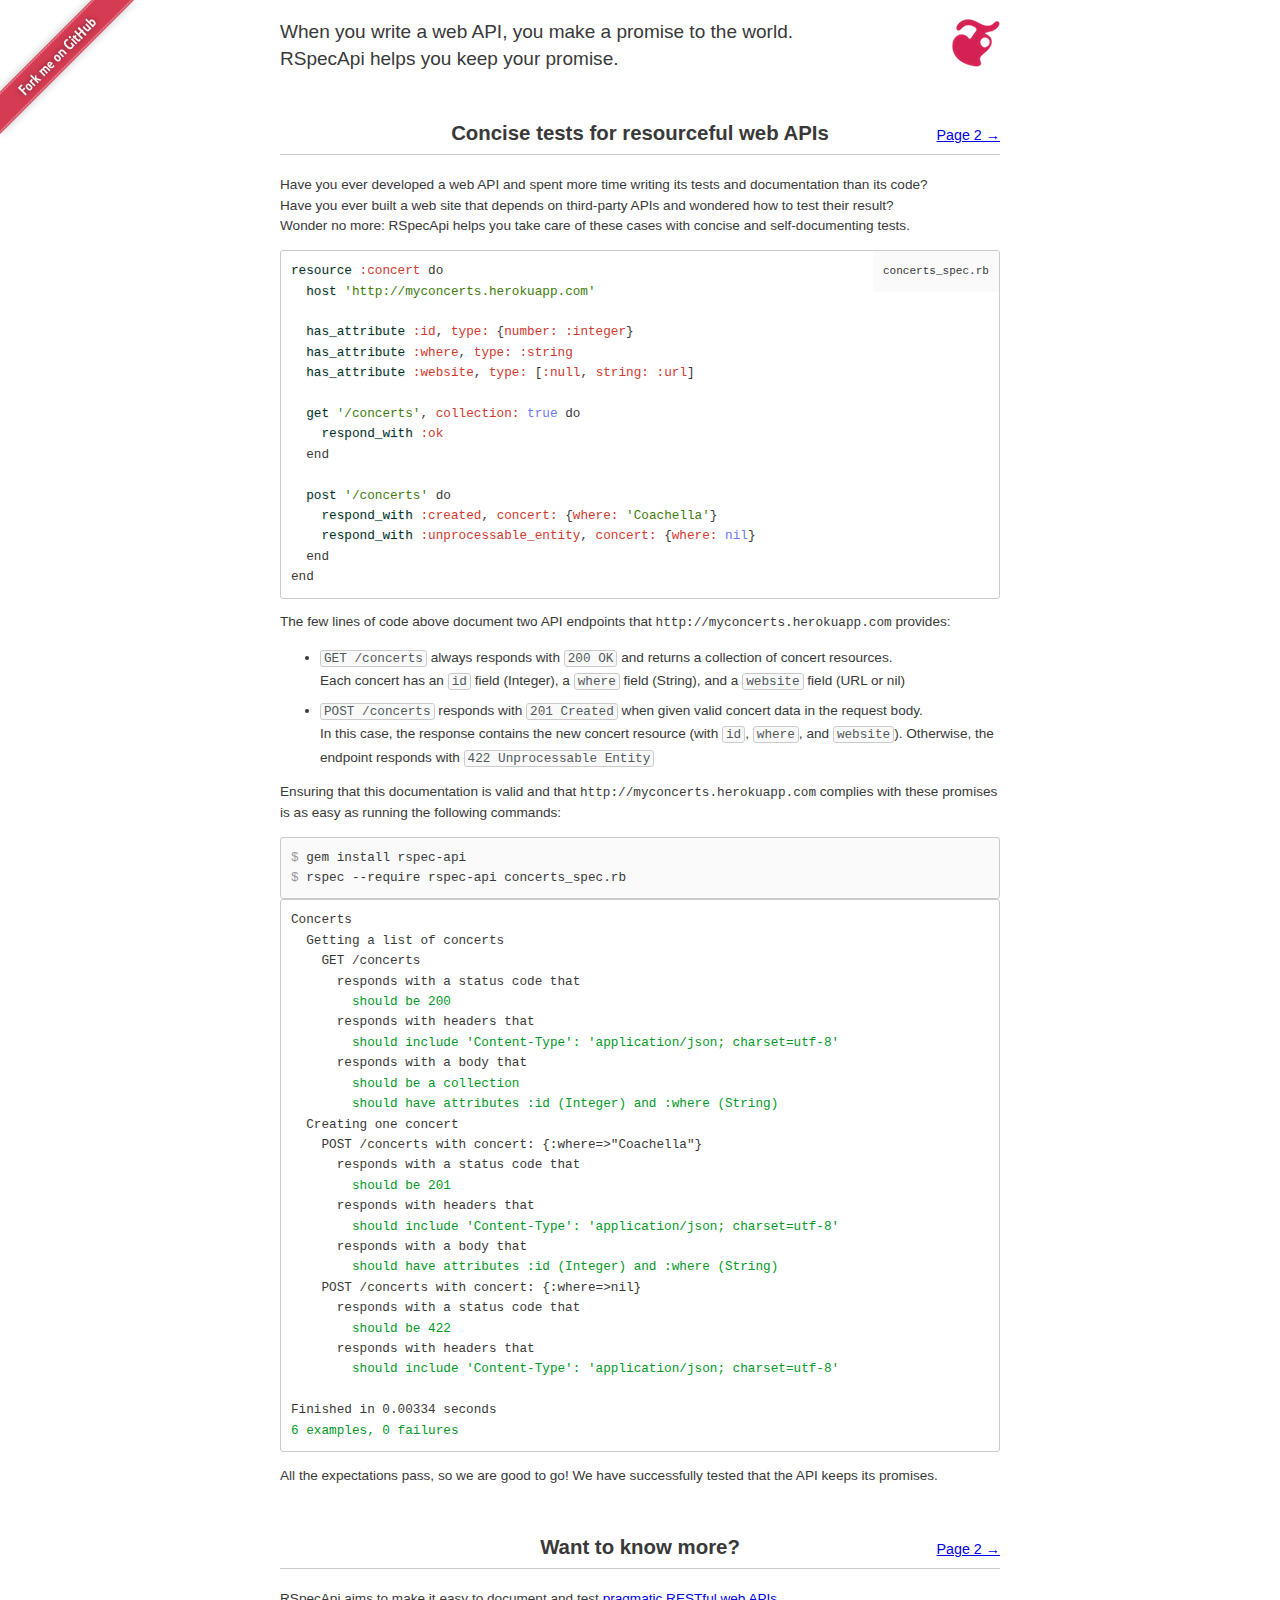
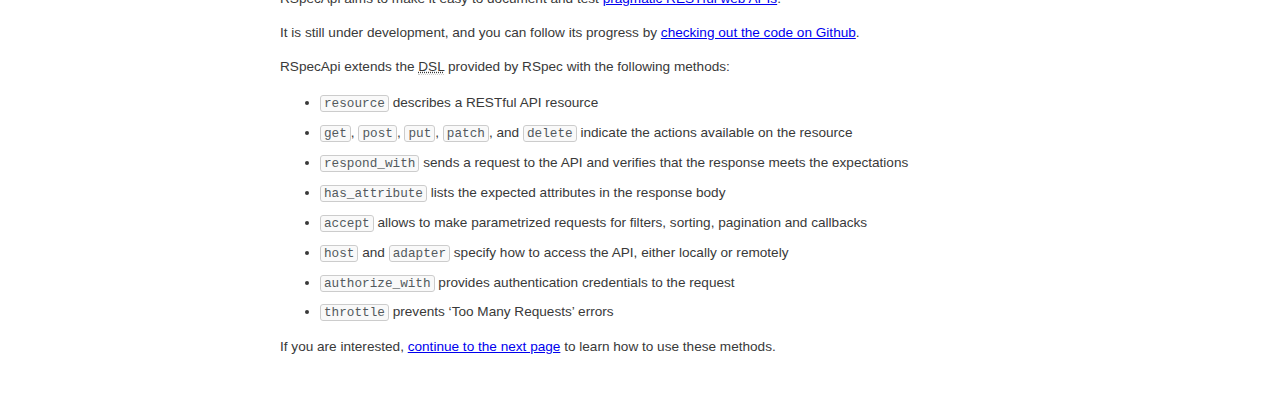
<file: index.html>
<!DOCTYPE html>
<html lang="en">
<head>
  <meta http-equiv="Content-Type" content="text/html; charset=UTF-8">
  <title>An introduction to RSpecApi</title>
  <link href="rspec-api.css" media="all" rel="stylesheet" type="text/css">
</head>
<body>
  <header>
    <img src="rspec-api-logo.png" alt="RSpecApi">
    <p>When you write a web API, you make a promise to the world.<br />
       RSpecApi helps you keep your promise.</p>
  </header>

  <article>
    <nav class="prev">
    </nav>
    <nav class="next">
      <a href="howto.html" title="How to write tests with RSpecApi">Page 2 &rarr;</a>
    </nav>
    <h1>Concise tests for resourceful web APIs</h1>
    <p>
      Have you ever developed a web API and spent more time writing its tests and documentation than its code?<br />
      Have you ever built a web site that depends on third-party APIs and wondered how to test their result?<br />
      Wonder no more: RSpecApi helps you take care of these cases with concise and self-documenting tests.
    </p>
    <pre><span class="file">concerts_spec.rb</span><code><span class="method">resource</span> <span class="symbol">:concert</span> do
  <span class="method">host</span> <span class="string">'http://myconcerts.herokuapp.com'</span>

  <span class="method">has_attribute</span> <span class="symbol">:id</span>, <span class="symbol">type:</span> {<span class="symbol">number:</span> <span class="symbol">:integer</span>}
  <span class="method">has_attribute</span> <span class="symbol">:where</span>, <span class="symbol">type:</span> <span class="symbol">:string</span>
  <span class="method">has_attribute</span> <span class="symbol">:website</span>, <span class="symbol">type:</span> [<span class="symbol">:null</span>, <span class="symbol">string:</span> <span class="symbol">:url</span>]

  <span class="method">get</span> <span class="string">'/concerts'</span>, <span class="symbol">collection:</span> <span class="constant">true</span> do
    <span class="method">respond_with</span> <span class="symbol">:ok</span>
  end

  <span class="method">post</span> <span class="string">'/concerts'</span> do
    <span class="method">respond_with</span> <span class="symbol">:created</span>, <span class="symbol">concert:</span> {<span class="symbol">where:</span> <span class="string">'Coachella'</span>}
    <span class="method">respond_with</span> <span class="symbol">:unprocessable_entity</span>, <span class="symbol">concert:</span> {<span class="symbol">where:</span> <span class="constant">nil</span>}
  end
end</code></pre>

    <p>The few lines of code above document two API endpoints that <code>http://myconcerts.herokuapp.com</code> provides:</p>

    <ul>
      <li><code>GET /concerts</code> always responds with <code>200 OK</code> and returns a collection of concert resources.<br />
        Each concert has an <code>id</code> field (Integer), a <code>where</code> field (String), and a <code>website</code> field (URL or nil)</li>
      <li><code>POST /concerts</code> responds with <code>201 Created</code> when given valid concert data in the request body.<br />
        In this case, the response contains the new concert resource (with <code>id</code>, <code>where</code>, and <code>website</code>).
        Otherwise, the endpoint responds with <code>422 Unprocessable Entity</code></li>
    </ul>

    <p>Ensuring that this documentation is valid and that <code>http://myconcerts.herokuapp.com</code> complies with these promises
      is as easy as running the following commands:</p>

    <pre class="request"><code><span class="prompt">$</span> gem install rspec-api
<span class="prompt">$</span> rspec --require rspec-api concerts_spec.rb</code></pre>

    <pre><code>Concerts
  Getting a list of concerts
    GET /concerts
      responds with a status code that
        <span class="success">should be 200</span>
      responds with headers that
        <span class="success">should include 'Content-Type': 'application/json; charset=utf-8'</span>
      responds with a body that
        <span class="success">should be a collection</span>
        <span class="success">should have attributes :id (Integer) and :where (String)</span>
  Creating one concert
    POST /concerts with concert: {:where=>"Coachella"}
      responds with a status code that
        <span class="success">should be 201</span>
      responds with headers that
        <span class="success">should include 'Content-Type': 'application/json; charset=utf-8'</span>
      responds with a body that
        <span class="success">should have attributes :id (Integer) and :where (String)</span>
    POST /concerts with concert: {:where=>nil}
      responds with a status code that
        <span class="success">should be 422</span>
      responds with headers that
        <span class="success">should include 'Content-Type': 'application/json; charset=utf-8'</span>

Finished in 0.00334 seconds
<span class="success">6 examples, 0 failures</span></code></pre>

    <p>All the expectations pass, so we are good to go! We have successfully tested that the API keeps its promises.</p>
  </article>

  <footer>
    <nav class="prev">
    </nav>
    <nav class="next">
      <a href="howto.html" title="How to write tests with RSpecApi">Page 2 &rarr;</a>
    </nav>
    <h1>Want to know more?</h1>

    <p>RSpecApi aims to make it easy to document and test <a href="http://www.vinaysahni.com/best-practices-for-a-pragmatic-restful-api">pragmatic RESTful web APIs</a>.</p>
    <p>It is still under development, and you can follow its progress by <a href="http://github.com/rspec-api/rspec-api">checking out the code on Github</a>.</p>
    <p>RSpecApi extends the <abbr title="Domain Specific Language">DSL</abbr> provided by RSpec with the following methods:</p>
    <ul>
      <li><code>resource</code> describes a RESTful API resource</li>
      <li><code>get</code>, <code>post</code>, <code>put</code>, <code>patch</code>, and <code>delete</code> indicate the actions available on the resource</li>
      <li><code>respond_with</code> sends a request to the API and verifies that the response meets the expectations</li>
      <li><code>has_attribute</code> lists the expected attributes in the response body</li>
      <li><code>accept</code> allows to make parametrized requests for filters, sorting, pagination and callbacks</li>
      <li><code>host</code> and <code>adapter</code> specify how to access the API, either locally or remotely</li>
      <li><code>authorize_with</code> provides authentication credentials to the request</li>
      <li><code>throttle</code> prevents &lsquo;Too Many Requests&rsquo; errors</li>
    </ul>
    <p>If you are interested, <a href="howto.html" title="How to write tests with RSpecApi">continue to the next page</a> to learn how to use these methods.</p>
    <iframe src="http://ghbtns.com/github-btn.html?user=rspec-api&amp;repo=rspec-api&amp;type=watch" width="62" height="20"></iframe>
    <iframe src="http://ghbtns.com/github-btn.html?user=rspec-api&amp;repo=rspec-api&amp;type=fork" width="62" height="20"></iframe>
    <iframe src="http://ghbtns.com/github-btn.html?user=claudiob&amp;type=follow" width="132" height="20"></iframe>
  </footer>
  <a href="https://github.com/rspec-api/rspec-api">
    <img class="ribbon" src="github-ribbon.png" alt="Fork RSpecApi on GitHub">
  </a>
</body>
</html>
</file>
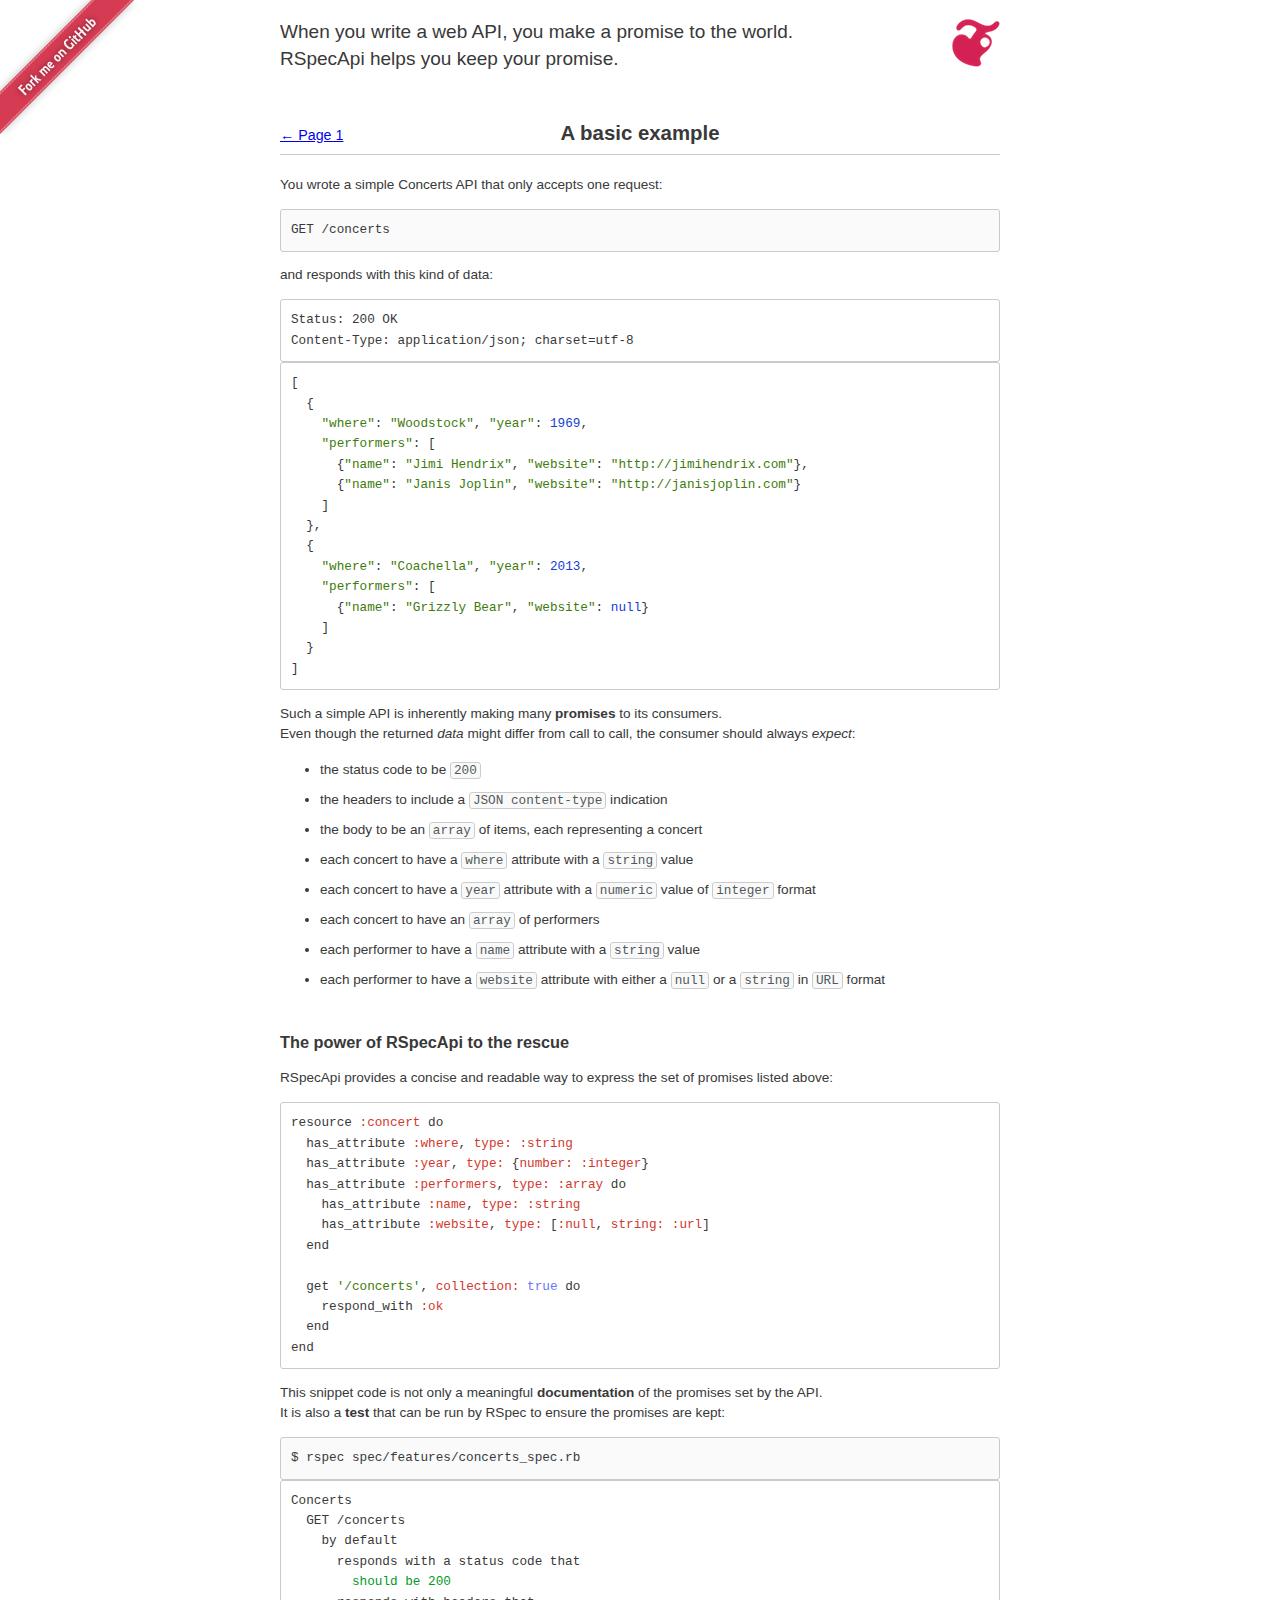
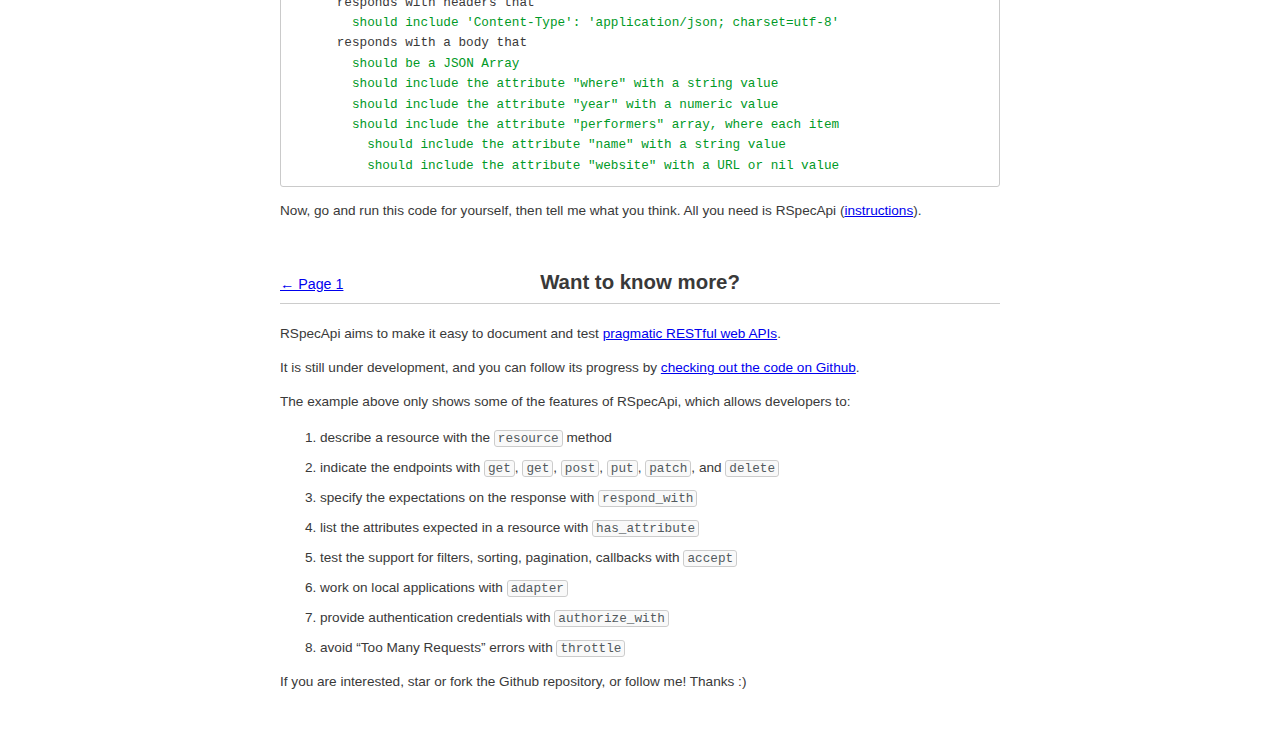
<file: basic.html>
<!DOCTYPE html>
<html lang="en">
<head>
  <meta http-equiv="Content-Type" content="text/html; charset=UTF-8">
  <title>An introduction to RSpecApi</title>
  <link href="rspec-api.css" media="all" rel="stylesheet" type="text/css">
</head>
<body>
  <header>
    <img src="rspec-api-logo.png" alt="RSpecApi">
    <p>When you write a web API, you make a promise to the world.<br />
       RSpecApi helps you keep your promise.</p>
  </header>

  <article>
    <nav class="prev">
      <a href="index.html" title="1. Concise tests for resourceful web APIs">&larr; Page 1</a>
    </nav>
    <nav class="next">
    </nav>
    <h1>A basic example</h1>
    <p>You wrote a simple Concerts API that only accepts one request:</p>

    <pre class="request"><code>GET /concerts</code></pre>

    <p>and responds with this kind of data:</p>

    <pre><code>Status: 200 OK
Content-Type: application/json; charset=utf-8
</code></pre>

    <pre><code>[
  {
    <span class="string">"where"</span>: <span class="string">"Woodstock"</span>, <span class="string">"year"</span>: <span class="number">1969</span>,
    <span class="string">"performers"</span>: [
      {<span class="string">"name"</span>: <span class="string">"Jimi Hendrix"</span>, <span class="string">"website"</span>: <span class="string">"http://jimihendrix.com"</span>},
      {<span class="string">"name"</span>: <span class="string">"Janis Joplin"</span>, <span class="string">"website"</span>: <span class="string">"http://janisjoplin.com"</span>}
    ]
  },
  {
    <span class="string">"where"</span>: <span class="string">"Coachella"</span>, <span class="string">"year"</span>: <span class="number">2013</span>,
    <span class="string">"performers"</span>: [
      {<span class="string">"name"</span>: <span class="string">"Grizzly Bear"</span>, <span class="string">"website"</span>: <span class="number">null</span>}
    ]
  }
]</code></pre>

    <p>Such a simple API is inherently making many <strong>promises</strong> to its consumers.<br />
       Even though the returned <em>data</em> might differ from call to call, the consumer should always <em>expect</em>:</p>

    <ul>
      <li>the status code to be <code>200</code></li>
      <li>the headers to include a <code>JSON content-type</code> indication</li>
      <li>the body to be an <code>array</code> of items, each representing a concert</li>
      <li>each concert to have a <code>where</code> attribute with a <code>string</code> value</li>
      <li>each concert to have a <code>year</code> attribute with a <code>numeric</code> value of <code>integer</code> format</li>
      <li>each concert to have an <code>array</code> of performers</li>
      <li>each performer to have a <code>name</code> attribute with a <code>string</code> value</li>
      <li>each performer to have a <code>website</code> attribute with either a <code>null</code> or a <code>string</code> in <code>URL</code> format</li>
    </ul>

    <h2>The power of RSpecApi to the rescue</h2>

    <p>RSpecApi provides a concise and readable way to express the set of promises listed above:</p>

    <pre><code>resource <span class="symbol">:concert</span> do
  has_attribute <span class="symbol">:where</span>, <span class="symbol">type:</span> <span class="symbol">:string</span>
  has_attribute <span class="symbol">:year</span>, <span class="symbol">type:</span> {<span class="symbol">number:</span> <span class="symbol">:integer</span>}
  has_attribute <span class="symbol">:performers</span>, <span class="symbol">type:</span> <span class="symbol">:array</span> do
    has_attribute <span class="symbol">:name</span>, <span class="symbol">type:</span> <span class="symbol">:string</span>
    has_attribute <span class="symbol">:website</span>, <span class="symbol">type:</span> [<span class="symbol">:null</span>, <span class="symbol">string:</span> <span class="symbol">:url</span>]
  end

  get <span class="string">'/concerts'</span>, <span class="symbol">collection:</span> <span class="constant">true</span> do
    respond_with <span class="symbol">:ok</span>
  end
end</code></pre>

    <p>This snippet code is not only a meaningful <strong>documentation</strong> of the promises set by the API.<br />
       It is also a <strong>test</strong> that can be run by RSpec to ensure the promises are kept:</p>

    <pre class="request"><code>$ rspec spec/features/concerts_spec.rb</code></pre>

    <pre><code>Concerts
  GET /concerts
    by default
      responds with a status code that
        <span class="success">should be 200</span>
      responds with headers that
        <span class="success">should include 'Content-Type': 'application/json; charset=utf-8'</span>
      responds with a body that
        <span class="success">should be a JSON Array</span>
        <span class="success">should include the attribute "where" with a string value</span>
        <span class="success">should include the attribute "year" with a numeric value</span>
        <span class="success">should include the attribute "performers" array, where each item</span>
          <span class="success">should include the attribute "name" with a string value</span>
          <span class="success">should include the attribute "website" with a URL or nil value</span></code></pre>

        <p>Now, go and run this code for yourself, then tell me what you think.
           All you need is RSpecApi (<a href="https://github.com/rspec-api/rspec-api#a-basic-example">instructions</a>).</p>
  </article>

  <footer>
    <nav class="prev">
      <a href="index.html" title="1. Concise tests for resourceful web APIs">&larr; Page 1</a>
    </nav>
    <nav class="next">
    </nav>
    <h1>Want to know more?</h1>

    <p>RSpecApi aims to make it easy to document and test <a href="http://www.vinaysahni.com/best-practices-for-a-pragmatic-restful-api">pragmatic RESTful web APIs</a>.</p>
    <p>It is still under development, and you can follow its progress by <a href="http://github.com/rspec-api/rspec-api">checking out the code on Github</a>.</p>
    <p>The example above only shows some of the features of RSpecApi, which allows developers to:</p>

    <ol>
      <!--li>Concise tests for resourceful web APIs</li-->
      <li>describe a resource with the <code>resource</code> method</li>
      <li>indicate the endpoints with <code>get</code>, <code>get</code>, <code>post</code>, <code>put</code>, <code>patch</code>, and <code>delete</code></li>
      <li>specify the expectations on the response with <code>respond_with</code></li>
      <li>list the attributes expected in a resource with <code>has_attribute</code></li>
      <li>test the support for filters, sorting, pagination, callbacks with <code>accept</code></li>
      <li>work on local applications with <code>adapter</code></li>
      <li>provide authentication credentials with <code>authorize_with</code></li>
      <li>avoid &ldquo;Too Many Requests&rdquo; errors with <code>throttle</code></li>
    </ol>

    <p>If you are interested, star or fork the Github repository, or follow me! Thanks :)</p>
    <iframe src="http://ghbtns.com/github-btn.html?user=rspec-api&amp;repo=rspec-api&amp;type=watch" width="62" height="20"></iframe>
    <iframe src="http://ghbtns.com/github-btn.html?user=rspec-api&amp;repo=rspec-api&amp;type=fork" width="62" height="20"></iframe>
    <iframe src="http://ghbtns.com/github-btn.html?user=claudiob&amp;type=follow" width="132" height="20"></iframe>
  </footer>
  <a href="https://github.com/rspec-api/rspec-api">
    <img class="ribbon" src="github-ribbon.png" alt="Fork RSpecApi on GitHub">
  </a>
</body>
</html>
</file>
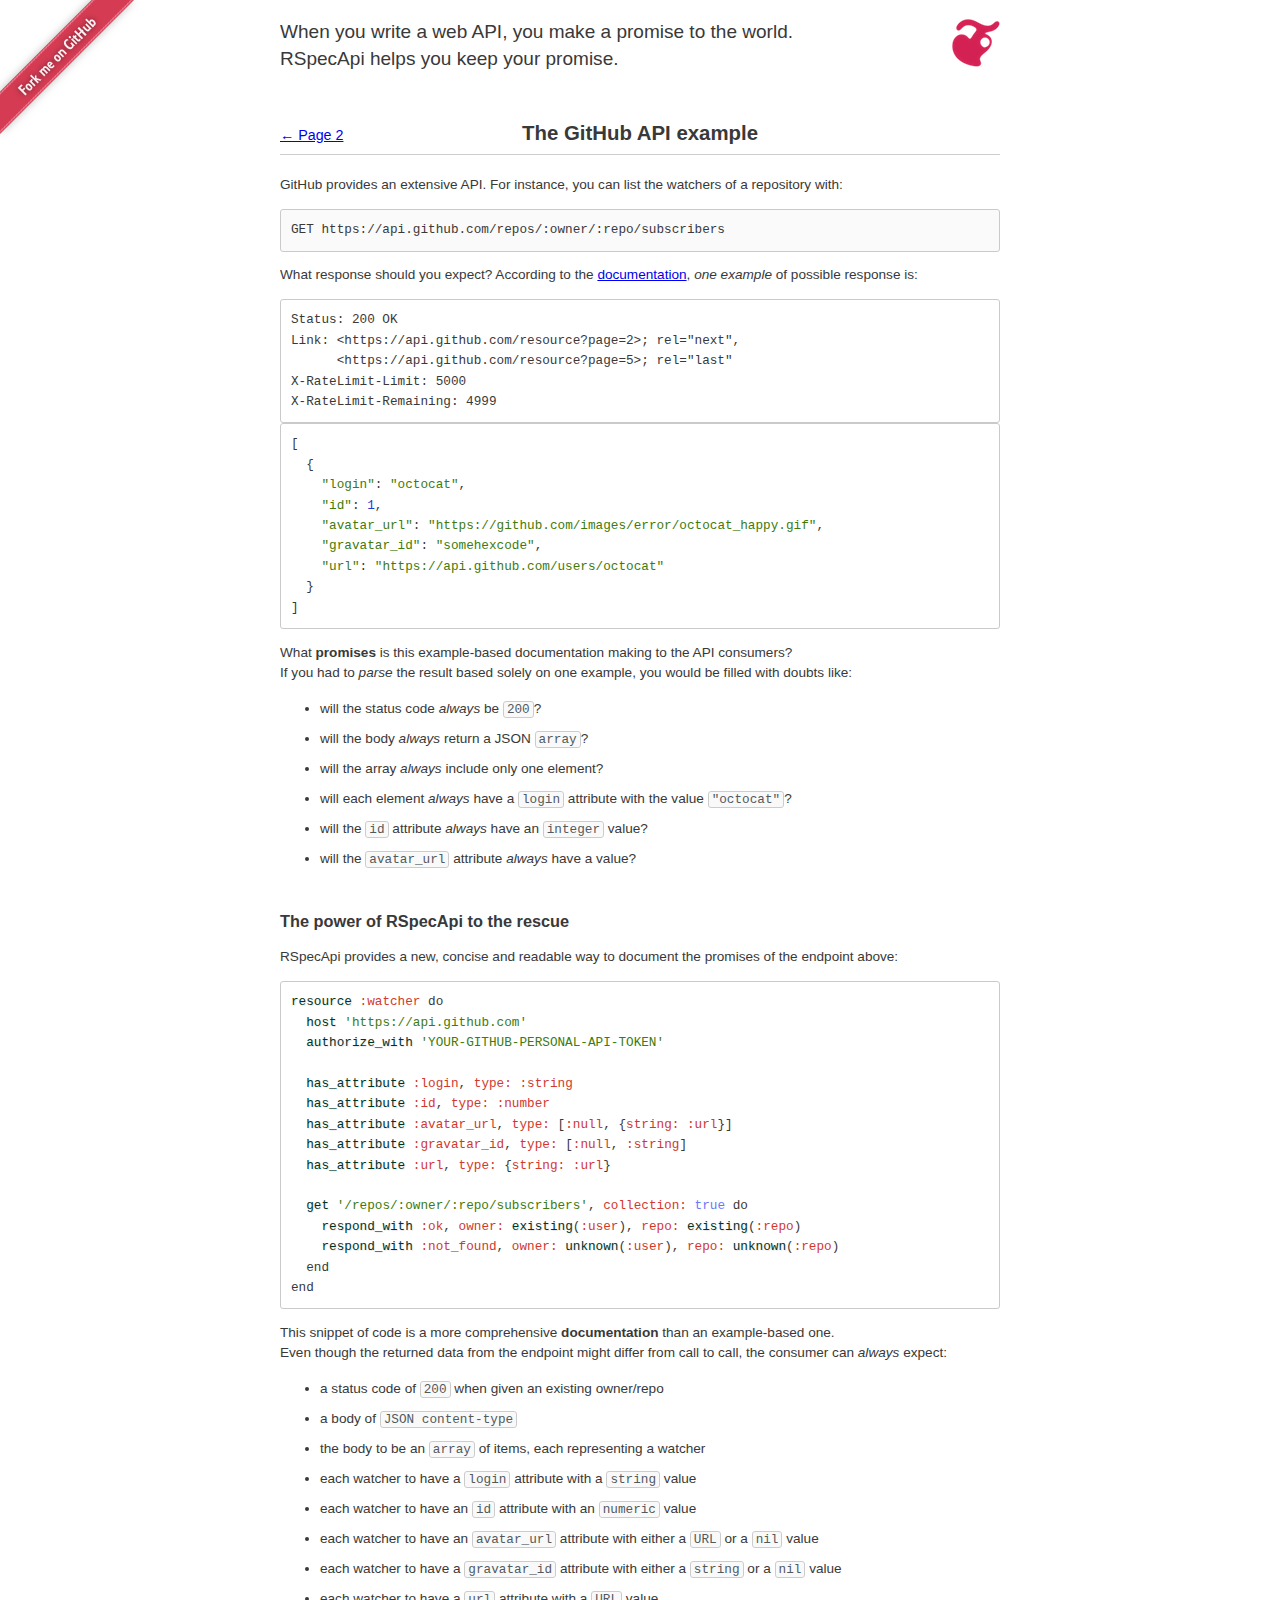
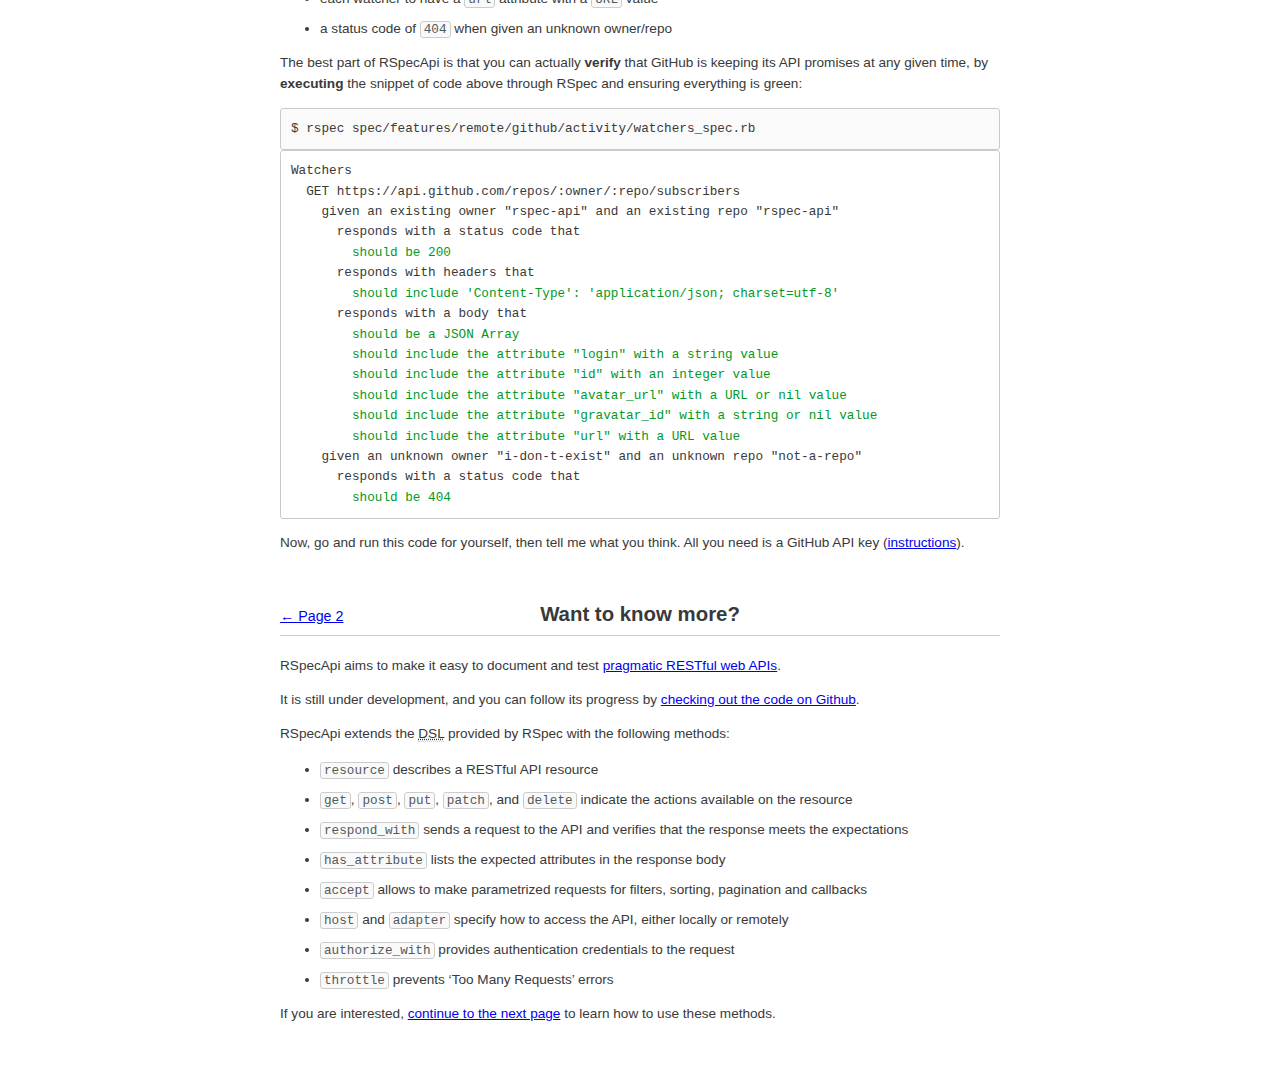
<file: github.html>
<!DOCTYPE html>
<html lang="en">
<head>
  <meta http-equiv="Content-Type" content="text/html; charset=UTF-8">
  <title>An introduction to RSpecApi</title>
  <link href="rspec-api.css" media="all" rel="stylesheet" type="text/css">
</head>
<body>
  <header>
    <img src="rspec-api-logo.png" alt="RSpecApi">
    <p>When you write a web API, you make a promise to the world.<br />
       RSpecApi helps you keep your promise.</p>
  </header>

  <article>
    <nav class="prev">
      <a href="howto.html" title="How to write tests with RSpecApi">&larr; Page 2</a>
    </nav>
    <nav class="next">
    </nav>
    <h1>The GitHub API example</h1>
    <p>GitHub provides an extensive API. For instance, you can list the watchers of a repository with:</p>

    <pre class="request"><code>GET https://api.github.com/repos/:owner/:repo/subscribers</code></pre>

    <p>What response should you expect?
       According to the <a href="http://developer.github.com/v3/activity/watching/#list-watchers">documentation</a>,
       <em>one example</em> of possible response is:</p>

    <pre><code>Status: 200 OK
Link: &lt;https://api.github.com/resource?page=2&gt;; rel="next",
      &lt;https://api.github.com/resource?page=5&gt;; rel="last"
X-RateLimit-Limit: 5000
X-RateLimit-Remaining: 4999
</code></pre>

    <pre><code>[
  {
    <span class="string">"login"</span>: <span class="string">"octocat"</span>,
    <span class="string">"id"</span>: <span class="number">1</span>,
    <span class="string">"avatar_url"</span>: <span class="string">"https://github.com/images/error/octocat_happy.gif"</span>,
    <span class="string">"gravatar_id"</span>: <span class="string">"somehexcode"</span>,
    <span class="string">"url"</span>: <span class="string">"https://api.github.com/users/octocat"</span>
  }
]</code></pre>

    <p>What <strong>promises</strong> is this example-based documentation making to the API consumers?<br />
       If you had to <em>parse</em> the result based solely on one example, you would be filled with doubts like:</p>

    <ul>
      <li>will the status code <em>always</em> be <code>200</code>?</li>
      <li>will the body <em>always</em> return a JSON <code>array</code>?</li>
      <li>will the array <em>always</em> include only one element?</li>
      <li>will each element <em>always</em> have a <code>login</code> attribute with the value <code>"octocat"</code>?</li>
      <li>will the <code>id</code> attribute <em>always</em> have an <code>integer</code> value?</li>
      <li>will the <code>avatar_url</code> attribute <em>always</em> have a value?</li>
    </ul>

    <h2>The power of RSpecApi to the rescue</h2>

    <p>RSpecApi provides a new, concise and readable way to document the promises of the endpoint above:</p>

    <pre><code><span class="method">resource</span> <span class="symbol">:watcher</span> do
  <span class="method">host</span> <span class="string">'https://api.github.com'</span>
  <span class="method">authorize_with</span> <span class="string">'YOUR-GITHUB-PERSONAL-API-TOKEN'</span>

  <span class="method">has_attribute</span> <span class="symbol">:login</span>, <span class="symbol">type:</span> <span class="symbol">:string</span>
  <span class="method">has_attribute</span> <span class="symbol">:id</span>, <span class="symbol">type:</span> <span class="symbol">:number</span>
  <span class="method">has_attribute</span> <span class="symbol">:avatar_url</span>, <span class="symbol">type:</span> [<span class="symbol">:null</span>, {<span class="symbol">string:</span> <span class="symbol">:url</span>}]
  <span class="method">has_attribute</span> <span class="symbol">:gravatar_id</span>, <span class="symbol">type:</span> [<span class="symbol">:null</span>, <span class="symbol">:string</span>]
  <span class="method">has_attribute</span> <span class="symbol">:url</span>, <span class="symbol">type:</span> {<span class="symbol">string:</span> <span class="symbol">:url</span>}

  <span class="method">get</span> <span class="string">'/repos/:owner/:repo/subscribers'</span>, <span class="symbol">collection:</span> <span class="constant">true</span> do
    <span class="method">respond_with</span> <span class="symbol">:ok</span>, <span class="symbol">owner:</span> <span class="method">existing</span>(<span class="symbol">:user</span>), <span class="symbol">repo:</span> <span class="method">existing</span>(<span class="symbol">:repo</span>)
    <span class="method">respond_with</span> <span class="symbol">:not_found</span>, <span class="symbol">owner:</span> <span class="method">unknown</span>(<span class="symbol">:user</span>), <span class="symbol">repo:</span> <span class="method">unknown</span>(<span class="symbol">:repo</span>)
  end
end</code></pre>

    <p>This snippet of code is a more comprehensive <strong>documentation</strong> than an example-based one.<br />
       Even though the returned data from the endpoint might differ from call to call, the consumer can <em>always</em> expect:</p>

     <ul>
       <li>a status code of <code>200</code> when given an existing owner/repo</li>
       <li>a body of <code>JSON content-type</code></li>
       <li>the body to be an <code>array</code> of items, each representing a watcher</li>
       <li>each watcher to have a <code>login</code> attribute with a <code>string</code> value</li>
       <li>each watcher to have an <code>id</code> attribute with an <code>numeric</code> value</li>
       <li>each watcher to have an <code>avatar_url</code> attribute with either a <code>URL</code> or a <code>nil</code> value</li>
       <li>each watcher to have a <code>gravatar_id</code> attribute with either a <code>string</code> or a <code>nil</code> value</li>
       <li>each watcher to have a <code>url</code> attribute with a <code>URL</code> value</li>
       <li>a status code of <code>404</code> when given an unknown owner/repo</li>
     </ul>

     <p>The best part of RSpecApi is that you can actually <strong>verify</strong> that GitHub is keeping its API promises
        at any given time, by <strong>executing</strong> the snippet of code above through RSpec and ensuring everything is green:</p>

    <pre class="request"><code>$ rspec spec/features/remote/github/activity/watchers_spec.rb</code></pre>

    <pre><code>Watchers
  GET https://api.github.com/repos/:owner/:repo/subscribers
    given an existing owner "rspec-api" and an existing repo "rspec-api"
      responds with a status code that
        <span class="success">should be 200</span>
      responds with headers that
        <span class="success">should include 'Content-Type': 'application/json; charset=utf-8'</span>
      responds with a body that
        <span class="success">should be a JSON Array</span>
        <span class="success">should include the attribute "login" with a string value</span>
        <span class="success">should include the attribute "id" with an integer value</span>
        <span class="success">should include the attribute "avatar_url" with a URL or nil value</span>
        <span class="success">should include the attribute "gravatar_id" with a string or nil value</span>
        <span class="success">should include the attribute "url" with a URL value</span>
    given an unknown owner "i-don-t-exist" and an unknown repo "not-a-repo"
      responds with a status code that
        <span class="success">should be 404</span></code></pre>

        <p>Now, go and run this code for yourself, then tell me what you think.
           All you need is a GitHub API key (<a href="https://github.com/rspec-api/rspec-api#the-github-api-example">instructions</a>).</p>
  </article>

  <footer>
    <nav class="prev">
      <a href="howto.html" title="How to write tests with RSpecApi">&larr; Page 2</a>
    </nav>
    <nav class="next">
    </nav>
    <h1>Want to know more?</h1>

    <p>RSpecApi aims to make it easy to document and test <a href="http://www.vinaysahni.com/best-practices-for-a-pragmatic-restful-api">pragmatic RESTful web APIs</a>.</p>
    <p>It is still under development, and you can follow its progress by <a href="http://github.com/rspec-api/rspec-api">checking out the code on Github</a>.</p>
    <p>RSpecApi extends the <abbr title="Domain Specific Language">DSL</abbr> provided by RSpec with the following methods:</p>
    <ul>
      <li><code>resource</code> describes a RESTful API resource</li>
      <li><code>get</code>, <code>post</code>, <code>put</code>, <code>patch</code>, and <code>delete</code> indicate the actions available on the resource</li>
      <li><code>respond_with</code> sends a request to the API and verifies that the response meets the expectations</li>
      <li><code>has_attribute</code> lists the expected attributes in the response body</li>
      <li><code>accept</code> allows to make parametrized requests for filters, sorting, pagination and callbacks</li>
      <li><code>host</code> and <code>adapter</code> specify how to access the API, either locally or remotely</li>
      <li><code>authorize_with</code> provides authentication credentials to the request</li>
      <li><code>throttle</code> prevents &lsquo;Too Many Requests&rsquo; errors</li>
    </ul>
    <p>If you are interested, <a href="howto.html" title="How to write tests with RSpecApi">continue to the next page</a> to learn how to use these methods.</p>
    <iframe src="http://ghbtns.com/github-btn.html?user=rspec-api&amp;repo=rspec-api&amp;type=watch" width="62" height="20"></iframe>
    <iframe src="http://ghbtns.com/github-btn.html?user=rspec-api&amp;repo=rspec-api&amp;type=fork" width="62" height="20"></iframe>
    <iframe src="http://ghbtns.com/github-btn.html?user=claudiob&amp;type=follow" width="132" height="20"></iframe>
  </footer>
  <a href="https://github.com/rspec-api/rspec-api">
    <img class="ribbon" src="github-ribbon.png" alt="Fork RSpecApi on GitHub">
  </a>
</body>
</html>
</file>
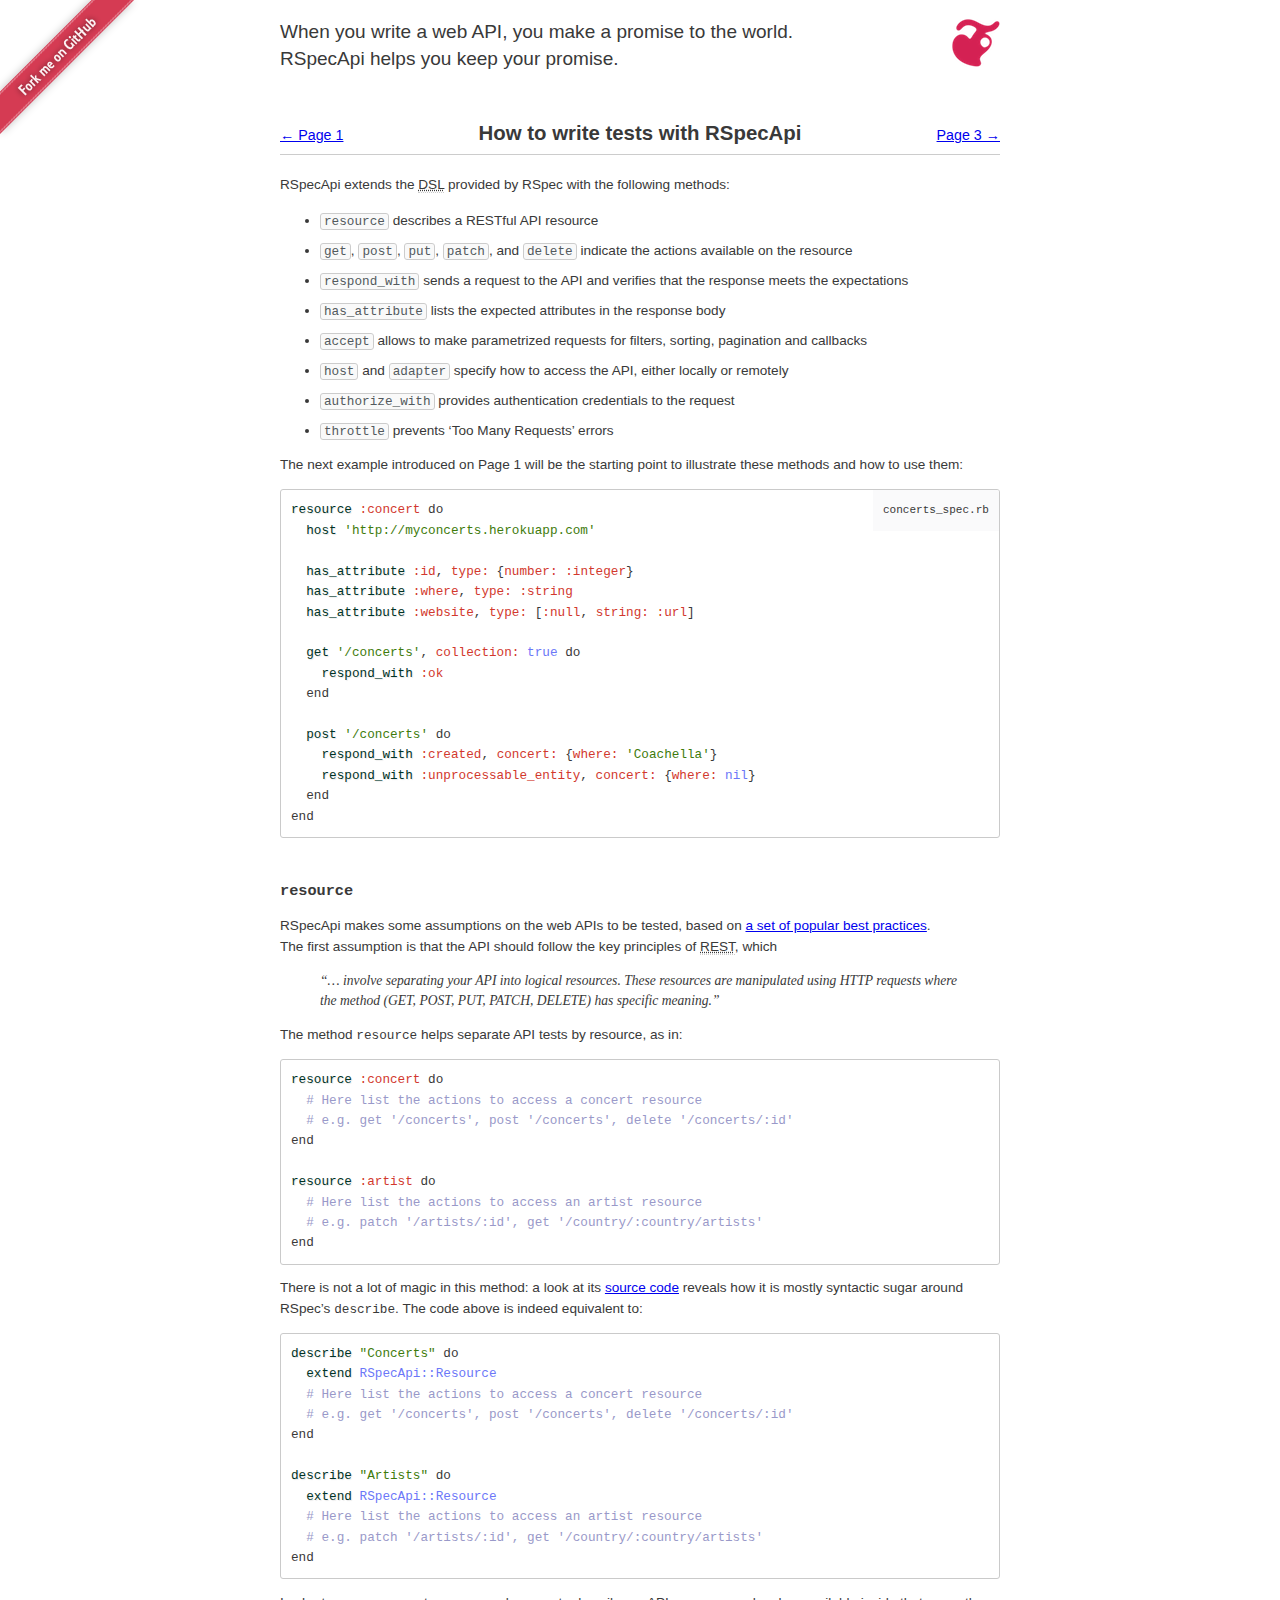
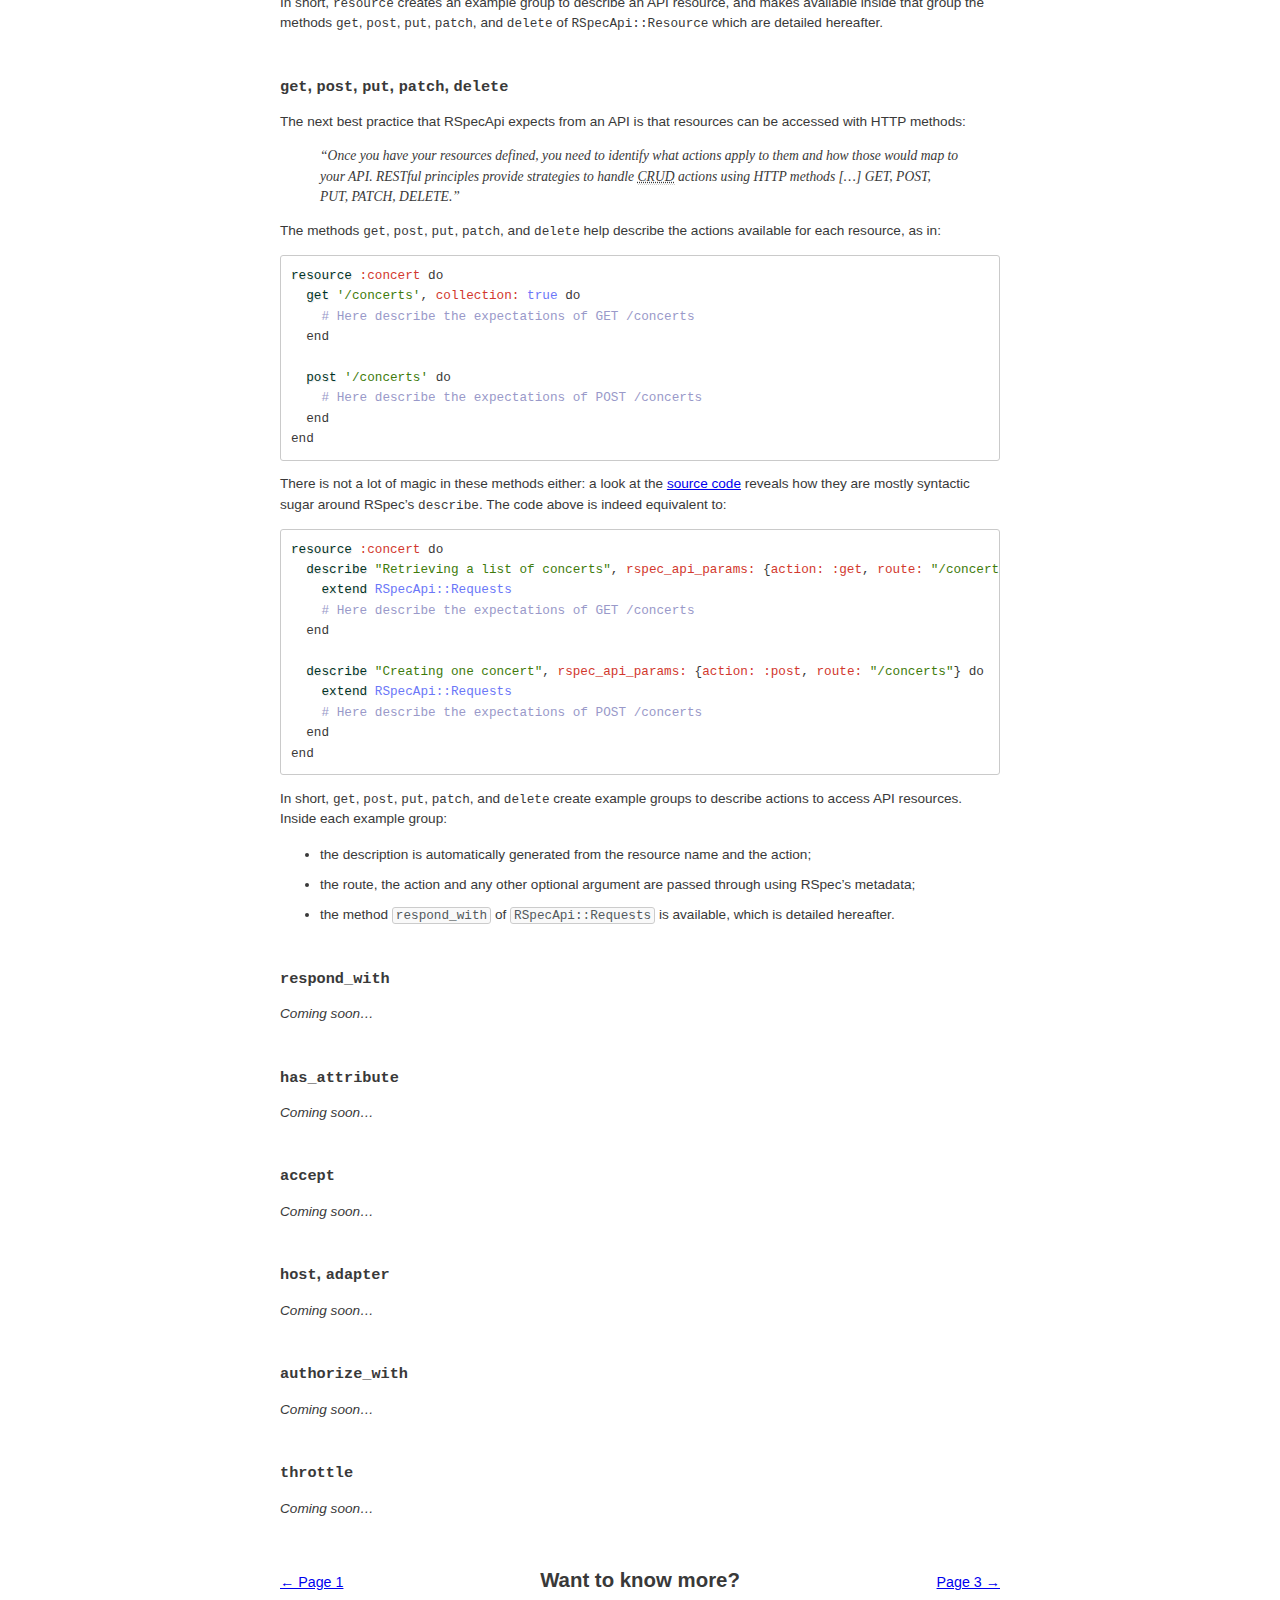
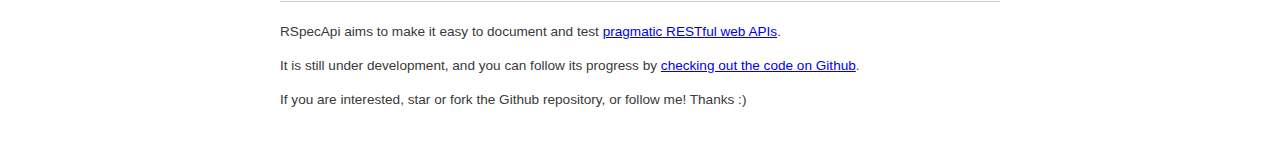
<file: howto.html>
<!DOCTYPE html>
<html lang="en">
<head>
  <meta http-equiv="Content-Type" content="text/html; charset=UTF-8">
  <title>An introduction to RSpecApi</title>
  <link href="rspec-api.css" media="all" rel="stylesheet" type="text/css">
</head>
<body>
  <header>
    <img src="rspec-api-logo.png" alt="RSpecApi">
    <p>When you write a web API, you make a promise to the world.<br />
       RSpecApi helps you keep your promise.</p>
  </header>

  <article>
    <nav class="prev">
      <a href="index.html" title="Concise tests for resourceful web APIs">&larr; Page 1</a>
    </nav>
    <nav class="next">
      <a href="github.html" title="The GitHub API example">Page 3 &rarr;</a>
    </nav>
    <h1>How to write tests with RSpecApi</h1>
    <p>RSpecApi extends the <abbr title="Domain Specific Language">DSL</abbr> provided by RSpec with the following methods:</p>
    <ul>
      <li><code>resource</code> describes a RESTful API resource</li>
      <li><code>get</code>, <code>post</code>, <code>put</code>, <code>patch</code>, and <code>delete</code> indicate the actions available on the resource</li>
      <li><code>respond_with</code> sends a request to the API and verifies that the response meets the expectations</li>
      <li><code>has_attribute</code> lists the expected attributes in the response body</li>
      <li><code>accept</code> allows to make parametrized requests for filters, sorting, pagination and callbacks</li>
      <li><code>host</code> and <code>adapter</code> specify how to access the API, either locally or remotely</li>
      <li><code>authorize_with</code> provides authentication credentials to the request</li>
      <li><code>throttle</code> prevents &lsquo;Too Many Requests&rsquo; errors</li>
    </ul>

    <p>The next example introduced on Page 1 will be the starting point to illustrate these methods and how to use them:</p>
    <pre><span class="file">concerts_spec.rb</span><code><span class="method">resource</span> <span class="symbol">:concert</span> do
  <span class="method">host</span> <span class="string">'http://myconcerts.herokuapp.com'</span>

  <span class="method">has_attribute</span> <span class="symbol">:id</span>, <span class="symbol">type:</span> {<span class="symbol">number:</span> <span class="symbol">:integer</span>}
  <span class="method">has_attribute</span> <span class="symbol">:where</span>, <span class="symbol">type:</span> <span class="symbol">:string</span>
  <span class="method">has_attribute</span> <span class="symbol">:website</span>, <span class="symbol">type:</span> [<span class="symbol">:null</span>, <span class="symbol">string:</span> <span class="symbol">:url</span>]

  <span class="method">get</span> <span class="string">'/concerts'</span>, <span class="symbol">collection:</span> <span class="constant">true</span> do
    <span class="method">respond_with</span> <span class="symbol">:ok</span>
  end

  <span class="method">post</span> <span class="string">'/concerts'</span> do
    <span class="method">respond_with</span> <span class="symbol">:created</span>, <span class="symbol">concert:</span> {<span class="symbol">where:</span> <span class="string">'Coachella'</span>}
    <span class="method">respond_with</span> <span class="symbol">:unprocessable_entity</span>, <span class="symbol">concert:</span> {<span class="symbol">where:</span> <span class="constant">nil</span>}
  end
end</code></pre>

    <h2 id="resource">
      <a class="anchor" href="#resource"></a><code>resource</code>
    </h2>
    <p>RSpecApi makes some assumptions on the web APIs to be tested, based on <a href="http://www.vinaysahni.com/best-practices-for-a-pragmatic-restful-api" title="Best Practices for Designing a Pragmatic RESTful API">a set of popular best practices</a>.<br />
      The first assumption is that the API should follow the key principles of <abbr title="REpresentational State Transfer">REST</abbr>, which</p>
    <blockquote>
     &ldquo;&hellip; involve separating your API into logical resources.
     These resources are manipulated using HTTP requests where the method (GET, POST, PUT, PATCH, DELETE) has specific meaning.&rdquo;
    </blockquote>
    <p>The method <code>resource</code> helps separate API tests by resource, as in:</p>

    <pre><code><span class="method">resource</span> <span class="symbol">:concert</span> do
  <span class="comment"># Here list the actions to access a concert resource</span>
  <span class="comment"># e.g. get '/concerts', post '/concerts', delete '/concerts/:id'</span>
end

<span class="method">resource</span> <span class="symbol">:artist</span> do
  <span class="comment"># Here list the actions to access an artist resource</span>
  <span class="comment"># e.g. patch '/artists/:id', get '/country/:country/artists'</span>
end</code></pre>

    <p>There is not a lot of magic in this method: a look at its <a href="https://github.com/rspec-api/rspec-api/blob/master/lib/rspec-api/resource.rb">source code</a>
      reveals how it is mostly syntactic sugar around RSpec’s <code>describe</code>. The code above is indeed equivalent to:</p>

    <pre><code><span class="method">describe</span> <span class="string">"Concerts"</span> do
  <span class="method">extend</span> <span class="constant">RSpecApi::Resource</span>
  <span class="comment"># Here list the actions to access a concert resource</span>
  <span class="comment"># e.g. get '/concerts', post '/concerts', delete '/concerts/:id'</span>
end

<span class="method">describe</span> <span class="string">"Artists"</span> do
  <span class="method">extend</span> <span class="constant">RSpecApi::Resource</span>
  <span class="comment"># Here list the actions to access an artist resource</span>
  <span class="comment"># e.g. patch '/artists/:id', get '/country/:country/artists'</span>
end</code></pre>

    <p>In short, <code>resource</code> creates an example group to describe an API resource,
      and makes available inside that group the methods <code>get</code>, <code>post</code>, <code>put</code>, <code>patch</code>, and <code>delete</code> of <code>RSpecApi::Resource</code>
      which are detailed hereafter.</p>

    <h2 id="actions">
      <a class="anchor" href="#actions"></a><code>get</code>, <code>post</code>, <code>put</code>, <code>patch</code>, <code>delete</code>
    </h2>

    <p>The next best practice that RSpecApi expects from an API is that resources can be
      accessed with HTTP methods:</p>

    <blockquote>
     &ldquo;Once you have your resources defined, you need to identify what actions apply to them and how those would map to your API.
     RESTful principles provide strategies to handle <abbr title="Create, read, update and delete">CRUD</abbr>
     actions using HTTP methods [&hellip;] GET, POST, PUT, PATCH, DELETE.&rdquo;
    </blockquote>

    <p>The methods <code>get</code>, <code>post</code>, <code>put</code>, <code>patch</code>, and <code>delete</code>
      help describe the actions available for each resource, as in:</p>

    <pre><code><span class="method">resource</span> <span class="symbol">:concert</span> do
  <span class="method">get</span> <span class="string">'/concerts'</span>, <span class="symbol">collection:</span> <span class="constant">true</span> do
    <span class="comment"># Here describe the expectations of GET /concerts</span>
  end

  <span class="method">post</span> <span class="string">'/concerts'</span> do
    <span class="comment"># Here describe the expectations of POST /concerts</span>
  end
end</code></pre>

    <p>There is not a lot of magic in these methods either: a look at the <a href="https://github.com/rspec-api/rspec-api/blob/master/lib/rspec-api/resource/actions.rb">source code</a>
  reveals how they are mostly syntactic sugar around RSpec’s <code>describe</code>. The code above is indeed equivalent to:</p>

    <pre><code><span class="method">resource</span> <span class="symbol">:concert</span> do
  <span class="method">describe</span> <span class="string">"Retrieving a list of concerts"</span>, <span class="symbol">rspec_api_params:</span> {<span class="symbol">action:</span> <span class="symbol">:get</span>, <span class="symbol">route:</span> <span class="string">"/concerts"</span>, <span class="symbol">collection:</span> <span class="constant">true</span>} do
    <span class="method">extend</span> <span class="constant">RSpecApi::Requests</span>
    <span class="comment"># Here describe the expectations of GET /concerts</span>
  end

  <span class="method">describe</span> <span class="string">"Creating one concert"</span>, <span class="symbol">rspec_api_params:</span> {<span class="symbol">action:</span> <span class="symbol">:post</span>, <span class="symbol">route:</span> <span class="string">"/concerts"</span>} do
    <span class="method">extend</span> <span class="constant">RSpecApi::Requests</span>
    <span class="comment"># Here describe the expectations of POST /concerts</span>
  end
end</code></pre>

  <p>In short, <code>get</code>, <code>post</code>, <code>put</code>, <code>patch</code>, and <code>delete</code>
    create example groups to describe actions to access API resources. Inside each example group:</p>

    <ul>
      <li>the description is automatically generated from the resource name and the action;</li>
      <li>the route, the action and any other optional argument are passed through using RSpec’s metadata;</li>
      <li>the method <code>respond_with</code> of <code>RSpecApi::Requests</code> is available, which is detailed hereafter.</li>
    </ul>

    <h2 id="respond_with">
      <a class="anchor" href="#respond_with"></a><code>respond_with</code>
    </h2>
    <p><em>Coming soon&hellip;</em></p>

    <h2 id="has_attribute">
      <a class="anchor" href="#has_attribute"></a><code>has_attribute</code>
    </h2>
    <p><em>Coming soon&hellip;</em></p>

    <h2 id="accept">
      <a class="anchor" href="#accept"></a><code>accept</code>
    </h2>
    <p><em>Coming soon&hellip;</em></p>

    <h2 id="faraday">
      <a class="anchor" href="#faraday"></a><code>host</code>, <code>adapter</code>
    </h2>
    <p><em>Coming soon&hellip;</em></p>

    <h2 id="authorize_with">
      <a class="anchor" href="#authorize_with"></a><code>authorize_with</code>
    </h2>
    <p><em>Coming soon&hellip;</em></p>

    <h2 id="throttle">
      <a class="anchor" href="#throttle"></a><code>throttle</code>
    </h2>
    <p><em>Coming soon&hellip;</em></p>
  </article>

  <footer>
    <nav class="prev">
      <a href="index.html" title="Concise tests for resourceful web APIs">&larr; Page 1</a>
    </nav>
    <nav class="next">
      <a href="github.html" title="The GitHub API example">Page 3 &rarr;</a>
    </nav>
    <h1>Want to know more?</h1>

    <p>RSpecApi aims to make it easy to document and test <a href="http://www.vinaysahni.com/best-practices-for-a-pragmatic-restful-api">pragmatic RESTful web APIs</a>.</p>
    <p>It is still under development, and you can follow its progress by <a href="http://github.com/rspec-api/rspec-api">checking out the code on Github</a>.</p>

    <p>If you are interested, star or fork the Github repository, or follow me! Thanks :)</p>
    <iframe src="http://ghbtns.com/github-btn.html?user=rspec-api&amp;repo=rspec-api&amp;type=watch" width="62" height="20"></iframe>
    <iframe src="http://ghbtns.com/github-btn.html?user=rspec-api&amp;repo=rspec-api&amp;type=fork" width="62" height="20"></iframe>
    <iframe src="http://ghbtns.com/github-btn.html?user=claudiob&amp;type=follow" width="132" height="20"></iframe>
  </footer>
  <a href="https://github.com/rspec-api/rspec-api">
    <img class="ribbon" src="github-ribbon.png" alt="Fork RSpecApi on GitHub">
  </a>
</body>
</html>
</file>
<file: rspec-api.css>
/* TYPOGRAPHY */
body                  {font-family: Helvetica, Arial, sans-serif}
blockquote            {font-family: Georgia, serif; font-style: italic}

body                  {font-size: 0.85em; line-height: 1.5em}
header                {font-size: 1.40em; line-height: 1.4em}
h1, nav               {font-size: 1.50em}
h2                    {font-size: 1.20em}
code                  {font-size: 1.15em; line-height: 1.2em}
li                    {font-size: 1.00em; line-height: 1.7em}
nav a                 {font-size: 0.70em}

h1                    {text-align: center}
nav.left              {text-align: left}
nav.next              {text-align: right}

/* COLORS */
body                  {background-color: #ffffff; color: #393939}
pre.request, .file    {background-color: #FAFAFB; color: #393939}
ul code, ol code      {background-color: #f9f9f9; color: #52595d}
code .string          {color: #3e7b0b}
code .number          {color: #133ed7}
code .symbol          {color: #d2382d}
code .constant        {color: #6b77f8}
code .success         {color: #009926}
code .prompt          {color: #999999}
code .comment         {color: #9999c9}
code .method          {color: #003326; text-shadow: 1px 1px 1px rgba(0, 0, 0, 0.1);}
h1                    {border-color: #cccccc; border-bottom-style: solid}
pre                   {border-color: #cacaca; border-style: solid}
ul code, ol code      {border-color: #cccccc; border-style: solid}
abbr                  {border-color: #cccccc; border-bottom-style: dotted}

/* SIZES */
header,
article, footer       {width: 720px}
header img            {width: 48px; height: 48px}
.anchor               {width: 16px; height: 16px}
nav                   {min-width: 100px}

/* LAYOUT */
nav.prev              {float: left}
nav.next, header img  {float: right}
header                {clear: both}
pre                   {overflow:auto}
.ribbon               {position: fixed; left: 0; top: 0}
pre, h2               {position: relative}
.file, .anchor        {position: absolute}
.file                 {right: 0; top: 0}

ul code, , ol code    {display: inline-block}
.anchor               {display: none}
h2:hover .anchor      {display: block}

body, header,
article,
footer                {margin-left: auto; margin-right: auto}
body                  {margin-top: 5px; padding: 0px}
header                {margin-top: 10px; margin-bottom: 40px}
header img            {margin-left: 24px}
.anchor               {padding-left: 8px; margin-left: -24px}
p                     {margin: 1em 0}
h1                    {margin: 2em 0 1em}
h1, nav               {padding: .5em 0}
h2                    {margin: 2.5em auto 1em}
li                    {margin-bottom: 0.5em}
pre, .file            {margin: 0px; padding: 10px}
ul code, ol code      {padding: 0px 3px}

h1, abbr              {border-bottom-width: 1px}
pre, ul code, ol code {border-width: 1px}
iframe, img           {border: 0px}

/* IMAGES */
.anchor               {background-image: url(anchor.png); background-repeat: no-repeat}

/* Browser-specific properties */
pre, code {border-radius: 3px; -moz-border-radius: 3px; -webkit-border-radius: 3px;}
pre, code {background-clip: padding-box; -moz-background-clip: padding; -webkit-background-clip: padding-box;}
.prompt {-webkit-touch-callout: none; -webkit-user-select: none; -khtml-user-select: none; -moz-user-select: none; -ms-user-select: none; user-select: none;}
</file>
